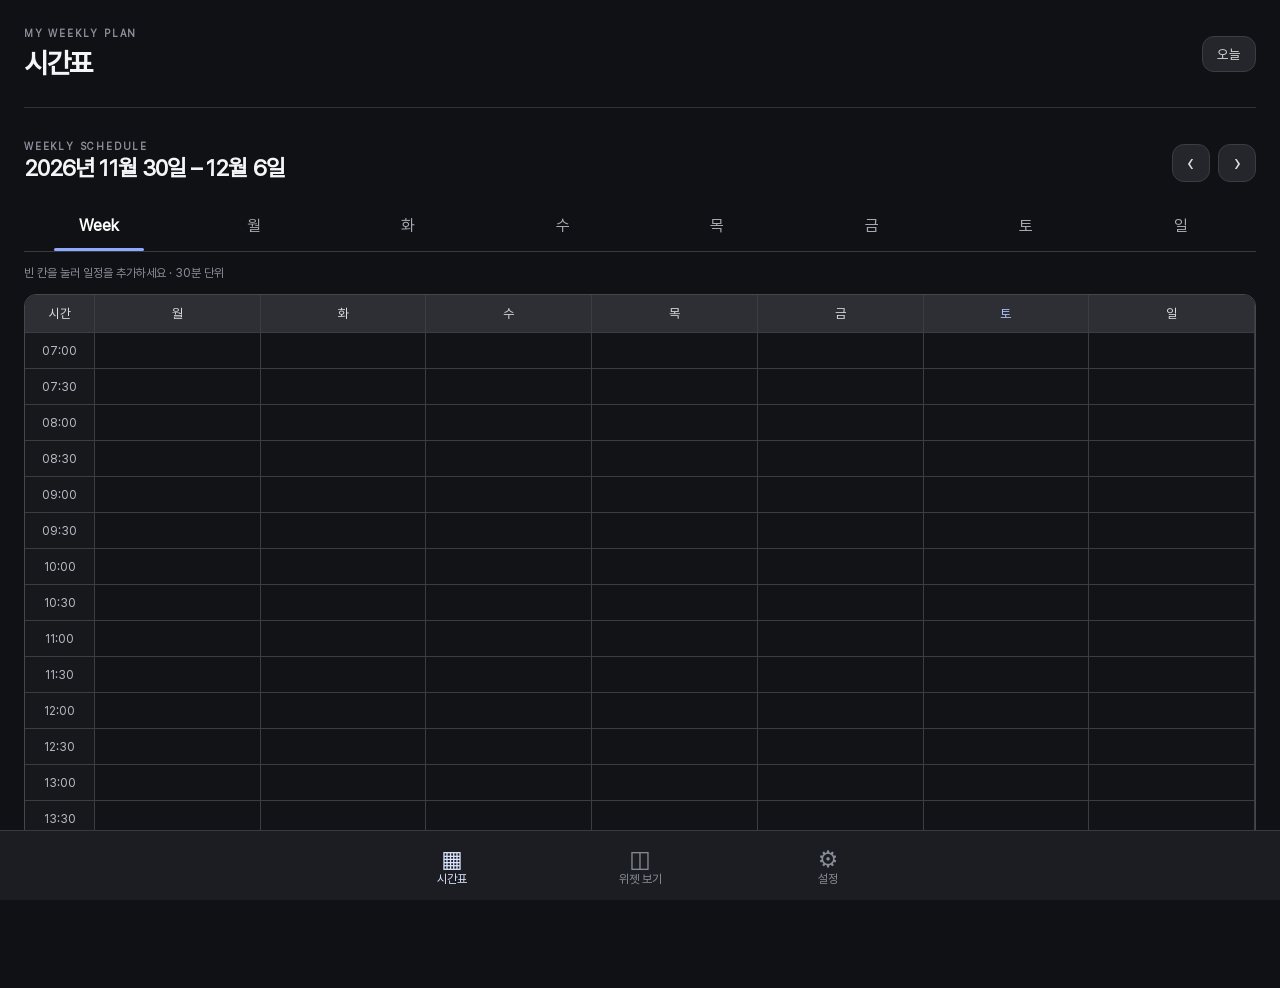
<file: index.html>
<!doctype html>
<html lang="ko">
<head>
  <meta charset="UTF-8" />
  <meta name="viewport" content="width=device-width, initial-scale=1, viewport-fit=cover" />
  <meta name="theme-color" content="#101114" />
  <meta name="description" content="30분 단위 주간 시간표" />
  <link rel="manifest" href="manifest.webmanifest" />
  <link rel="stylesheet" href="styles.css" />
  <title>시간표</title>
</head>
<body>
  <div class="app">
    <header class="topbar"><div><p class="eyebrow">MY WEEKLY PLAN</p><h1>시간표</h1></div><button id="todayButton" class="subtle">오늘</button></header>
    <main>
      <div class="week-heading"><div><span class="eyebrow">WEEKLY SCHEDULE</span><h2 id="weekLabel"></h2></div><div class="week-nav"><button id="prevWeek" aria-label="지난주">‹</button><button id="nextWeek" aria-label="다음주">›</button></div></div>
      <div class="tabs" id="tabs" role="tablist"><button class="active" data-view="week" role="tab" aria-selected="true">Week</button><button data-view="1" role="tab">월</button><button data-view="2" role="tab">화</button><button data-view="3" role="tab">수</button><button data-view="4" role="tab">목</button><button data-view="5" role="tab">금</button><button data-view="6" role="tab">토</button><button data-view="0" role="tab">일</button></div>
      <div class="hint">빈 칸을 눌러 일정을 추가하세요 · 30분 단위</div>
      <div class="grid-scroll"><div id="schedule" class="schedule" aria-label="주간 시간표"></div></div>
    </main>
    <nav class="bottom-nav"><button class="selected" id="scheduleNav"><span>▦</span>시간표</button><button id="widgetNav"><span>◫</span>위젯 보기</button><button id="settingsNav"><span>⚙</span>설정</button></nav>
  </div>

  <dialog id="editor" class="editor"><form method="dialog" id="eventForm"><div class="modal-head"><div><p class="eyebrow">SCHEDULE</p><h2 id="modalTitle">일정 추가</h2></div><button type="button" id="closeEditor" class="icon-button" aria-label="닫기">×</button></div>
    <label>요일<select id="dayInput" required></select></label>
    <div class="time-fields"><label>시작<select id="startInput" required></select></label><label>종료<select id="endInput" required></select></label></div>
    <div class="title-field"><label for="titleInput">계획</label><input id="titleInput" type="text" maxlength="40" required placeholder="예: 수학 공부" autocomplete="off" aria-autocomplete="list" aria-controls="titleSuggestions" aria-expanded="false" /><div id="titleSuggestions" class="suggestions" role="listbox" hidden></div></div>
    <label>메모<textarea id="memoInput" rows="3" maxlength="500" placeholder="메모를 남겨주세요"></textarea></label>
    <label class="toggle-row">시작 전 알림 <input id="reminderInput" type="checkbox" /></label>
    <label id="reminderLeadRow">알림 시점<select id="reminderLeadInput"><option value="5">5분 전</option><option value="10" selected>10분 전</option><option value="30">30분 전</option><option value="60">1시간 전</option></select></label>
    <fieldset><legend>색상</legend><div id="colors" class="colors"></div></fieldset>
    <p id="formError" class="error" role="alert"></p>
    <div class="actions"><button type="submit" class="primary">저장</button><button type="button" id="deleteEvent" class="danger" hidden>삭제</button><button type="button" id="copyEvent" class="subtle" hidden>복사</button></div>
  </form></dialog>

  <dialog id="infoDialog" class="info"><div class="modal-head"><h2 id="infoTitle"></h2><button id="closeInfo" class="icon-button" aria-label="닫기">×</button></div><div id="infoContent"></div></dialog>
  <script src="app.js"></script>
</body>
</html>
</file>
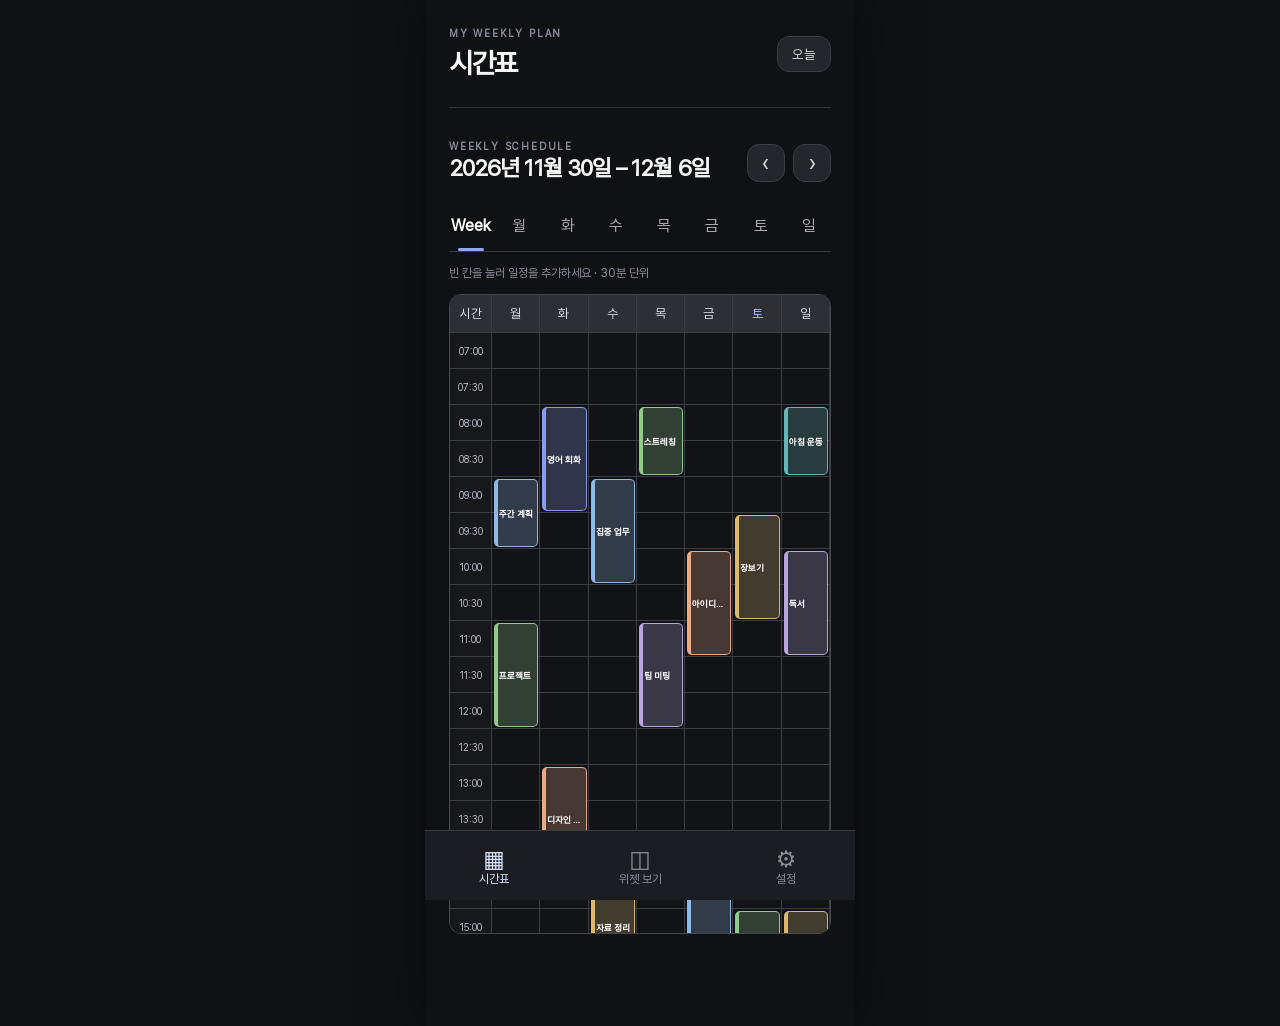
<file: preview.html>
<!doctype html>
<html lang="ko">
<head>
  <meta charset="UTF-8" />
  <meta name="viewport" content="width=device-width, initial-scale=1, viewport-fit=cover" />
  <meta name="theme-color" content="#101114" />
  <meta name="description" content="30분 단위 주간 시간표" />
  <link rel="manifest" href="manifest.webmanifest" />
  <link rel="stylesheet" href="styles.css" />
  <title>시간표</title>
</head>
<body>
  <div class="app">
    <header class="topbar"><div><p class="eyebrow">MY WEEKLY PLAN</p><h1>시간표</h1></div><button id="todayButton" class="subtle">오늘</button></header>
    <main>
      <div class="week-heading"><div><span class="eyebrow">WEEKLY SCHEDULE</span><h2 id="weekLabel"></h2></div><div class="week-nav"><button id="prevWeek" aria-label="지난주">‹</button><button id="nextWeek" aria-label="다음주">›</button></div></div>
      <div class="tabs" id="tabs" role="tablist"><button class="active" data-view="week" role="tab" aria-selected="true">Week</button><button data-view="1" role="tab">월</button><button data-view="2" role="tab">화</button><button data-view="3" role="tab">수</button><button data-view="4" role="tab">목</button><button data-view="5" role="tab">금</button><button data-view="6" role="tab">토</button><button data-view="0" role="tab">일</button></div>
      <div class="hint">빈 칸을 눌러 일정을 추가하세요 · 30분 단위</div>
      <div class="grid-scroll"><div id="schedule" class="schedule" aria-label="주간 시간표"></div></div>
    </main>
    <nav class="bottom-nav"><button class="selected" id="scheduleNav"><span>▦</span>시간표</button><button id="widgetNav"><span>◫</span>위젯 보기</button><button id="settingsNav"><span>⚙</span>설정</button></nav>
  </div>

  <dialog id="editor" class="editor"><form method="dialog" id="eventForm"><div class="modal-head"><div><p class="eyebrow">SCHEDULE</p><h2 id="modalTitle">일정 추가</h2></div><button type="button" id="closeEditor" class="icon-button" aria-label="닫기">×</button></div>
    <label>요일<select id="dayInput" required></select></label>
    <div class="time-fields"><label>시작<select id="startInput" required></select></label><label>종료<select id="endInput" required></select></label></div>
    <div class="title-field"><label for="titleInput">계획</label><input id="titleInput" type="text" maxlength="40" required placeholder="예: 수학 공부" autocomplete="off" aria-autocomplete="list" aria-controls="titleSuggestions" aria-expanded="false" /><div id="titleSuggestions" class="suggestions" role="listbox" hidden></div></div>
    <label>메모<textarea id="memoInput" rows="3" maxlength="500" placeholder="메모를 남겨주세요"></textarea></label>
    <label class="toggle-row">시작 전 알림 <input id="reminderInput" type="checkbox" /></label>
    <label id="reminderLeadRow">알림 시점<select id="reminderLeadInput"><option value="5">5분 전</option><option value="10" selected>10분 전</option><option value="30">30분 전</option><option value="60">1시간 전</option></select></label>
    <fieldset><legend>색상</legend><div id="colors" class="colors"></div></fieldset>
    <p id="formError" class="error" role="alert"></p>
    <div class="actions"><button type="submit" class="primary">저장</button><button type="button" id="deleteEvent" class="danger" hidden>삭제</button><button type="button" id="copyEvent" class="subtle" hidden>복사</button></div>
  </form></dialog>

  <dialog id="infoDialog" class="info"><div class="modal-head"><h2 id="infoTitle"></h2><button id="closeInfo" class="icon-button" aria-label="닫기">×</button></div><div id="infoContent"></div></dialog>
  <script src="preview-data.js"></script><script src="app.js"></script>
</body>
</html>
</file>
<file: styles.css>
:root{color-scheme:dark;font-family:Inter,"Noto Sans KR",system-ui,sans-serif;background:#101114;color:#f4f5f7}*{box-sizing:border-box}body{margin:0}.app{max-width:1280px;min-height:100dvh;margin:auto;padding:0 24px 92px}.topbar{height:108px;display:flex;align-items:center;justify-content:space-between;border-bottom:1px solid #303239}.eyebrow{font-size:10px;letter-spacing:.18em;color:#8c919d;font-weight:700;margin:0 0 7px}.topbar h1{font-size:28px;margin:0;letter-spacing:-.05em}.subtle,.week-nav button,.icon-button{background:#24262b;border:1px solid #3a3d45;color:#ddd;border-radius:12px;padding:9px 14px;cursor:pointer}.week-heading{display:flex;justify-content:space-between;align-items:end;margin:27px 0 20px}.week-heading h2{font-size:23px;margin:0;letter-spacing:-.04em}.week-nav{display:flex;gap:8px}.week-nav button{font-size:24px;line-height:1;width:38px;height:38px;padding:0}.tabs{display:grid;grid-template-columns:repeat(8,minmax(0,1fr));border-bottom:1px solid #383a40;gap:4px}.tabs button{border:0;background:none;color:#a5a8b1;padding:14px 2px 16px;font-size:16px;cursor:pointer;position:relative}.tabs button.active{color:white;font-weight:700}.tabs button.active:after{content:"";position:absolute;bottom:0;left:20%;width:60%;height:3px;border-radius:3px;background:#8fa9ff}.hint{font-size:12px;color:#8b8f9a;margin:14px 0}.grid-scroll{overflow:auto;max-height:calc(100dvh - 298px);border:1px solid #45474e;border-radius:12px}.schedule{--cols:7;display:grid;grid-template-columns:70px repeat(var(--cols),minmax(86px,1fr));min-width:680px;position:relative}.schedule.day{--cols:1;min-width:0}.cell{height:36px;border-right:1px solid #3b3d43;border-bottom:1px solid #3b3d43;min-width:0}.head-cell{height:38px;background:#2d2f35;position:sticky;top:0;z-index:4;text-align:center;display:flex;align-items:center;justify-content:center;font-size:13px;color:#d9dce3}.head-cell.today{color:#b4c4ff}.time-cell{position:sticky;left:0;background:#17181c;z-index:2;display:flex;align-items:center;justify-content:center;color:#b7bbc5;font-size:12px}.corner{z-index:5}.slot{background:#121316;cursor:pointer}.slot:hover{background:#232735}.slot:focus-visible{outline:2px solid #86a6ff;outline-offset:-2px}.event{position:absolute;border:1px solid var(--event-color);background:color-mix(in srgb,var(--event-color) 23%,#15161a);border-left:4px solid var(--event-color);border-radius:5px;padding:3px 5px;text-align:left;overflow:hidden;cursor:pointer;color:#fff;font:inherit;z-index:3}.event strong{display:block;font-size:12px;white-space:nowrap;text-overflow:ellipsis;overflow:hidden}.event small{display:block;color:#c9ced8;font-size:10px}.bottom-nav{position:fixed;bottom:0;left:0;right:0;margin:auto;max-width:1280px;height:70px;display:flex;justify-content:center;gap:8px;background:#1b1d22;border-top:1px solid #383a42;padding-bottom:env(safe-area-inset-bottom);z-index:6}.bottom-nav button{width:min(180px,33%);border:0;background:none;color:#888d98;cursor:pointer;font-size:12px}.bottom-nav button span{display:block;font-size:23px;line-height:26px}.bottom-nav button.selected{color:#dce5ff}.editor,.info{width:min(520px,calc(100% - 24px));max-height:calc(100dvh - 24px);overflow:auto;background:#292b31;color:#fff;border:1px solid #484b54;border-radius:22px;padding:24px;box-shadow:0 22px 80px #000a}.editor::backdrop,.info::backdrop{background:#000b}.modal-head{display:flex;align-items:start;justify-content:space-between;margin-bottom:22px}.modal-head h2{margin:0;font-size:24px}.icon-button{font-size:24px;padding:2px 10px}.editor label{display:block;color:#d3d5db;font-size:14px;margin:0 0 16px}.editor input:not([type=checkbox]),.editor textarea,.editor select{display:block;width:100%;margin-top:7px;background:#181a1f;color:white;border:1px solid #50535d;border-radius:9px;padding:12px;font:inherit}.editor textarea{resize:vertical}.time-fields{display:grid;grid-template-columns:1fr 1fr;gap:12px}.toggle-row{display:flex!important;align-items:center;justify-content:space-between}.toggle-row input{accent-color:#729bfa;width:20px;height:20px}.editor fieldset{border:0;padding:0;margin:0 0 16px}.editor legend{font-size:14px;margin-bottom:10px;color:#d3d5db}.colors{display:grid;grid-template-columns:repeat(7,1fr);gap:9px}.colors button{height:35px;border-radius:6px;border:2px solid transparent;cursor:pointer}.colors button.chosen{outline:2px solid white;outline-offset:2px}.actions{display:flex;gap:8px;margin-top:18px}.actions button{padding:12px 18px;border-radius:12px;border:0;color:white;cursor:pointer}.primary{background:#628fee;flex:1}.danger{background:#56353b;color:#ffaab6!important}.error{color:#ffadb8;font-size:13px;min-height:18px;margin:0}.info p,.info li{color:#d0d2d8;line-height:1.6}.widget-card{background:#111318;border:1px solid #424753;border-radius:22px;padding:18px;margin:16px 0}.widget-card h3{margin:0 0 10px}.widget-item{display:flex;gap:10px;align-items:center;border-top:1px solid #333844;padding:9px 0;font-size:14px}.widget-dot{width:8px;height:28px;border-radius:3px;flex:none}@media(max-width:600px){.app{padding:0 12px 82px}.topbar{height:82px}.topbar h1{font-size:24px}.week-heading{margin:20px 0 15px}.week-heading h2{font-size:19px}.tabs button{font-size:14px}.grid-scroll{max-height:calc(100dvh - 260px)}.schedule{grid-template-columns:56px repeat(var(--cols),minmax(82px,1fr))}.schedule.day{grid-template-columns:56px 1fr}.cell{height:38px}.editor{padding:18px}}
:root .event{position:relative;grid-row:var(--event-row)/span var(--event-span);grid-column:var(--event-column);margin:2px}
@font-face{font-family:Pretendard;src:url('fonts/Pretendard-Regular.woff2') format('woff2');font-display:swap}@font-face{font-family:BMJua;src:url('fonts/BMJUA.ttf') format('truetype');font-display:swap}html[data-font=pretendard]{font-family:Pretendard,system-ui,sans-serif}html[data-font=jua]{font-family:BMJua,system-ui,sans-serif}button,input,select,textarea{font-family:inherit}.info label{display:block;color:#d0d2d8}.info select{display:block;width:100%;margin-top:8px;padding:12px;border-radius:9px;background:#181a1f;color:white;border:1px solid #50535d}
@media(max-width:600px){.schedule{grid-template-columns:42px repeat(var(--cols),minmax(0,1fr));min-width:0}.schedule.day{grid-template-columns:42px 1fr}.event{padding:2px 1px}.event strong{font-size:9px}.event small{display:none}.time-cell{font-size:10px}}
#reminderLeadRow[hidden]{display:none!important}
.slot{border:0;border-right:1px solid #3b3d43;border-bottom:1px solid #3b3d43;padding:0}html[data-theme=light] .slot{border-color:#dbe0e9}
.title-field{position:relative;margin-bottom:16px}.title-field label{margin-bottom:7px}.title-field input{display:block;width:100%;background:#181a1f;color:white;border:1px solid #50535d;border-radius:9px;padding:12px;font:inherit}.suggestions{position:absolute;top:100%;left:0;right:0;z-index:10;background:#22252c;border:1px solid #59606d;border-radius:10px;box-shadow:0 12px 30px #0008;overflow:hidden}.suggestions[hidden]{display:none}.suggestions button{display:block;width:100%;padding:11px 13px;border:0;background:none;color:inherit;text-align:left;font:inherit;cursor:pointer}.suggestions button:hover,.suggestions button.active{background:#3a445b}.settings-content label{margin:18px 0;display:block}.settings-content input[type=range]{display:block;width:100%;margin-top:12px;accent-color:#628fee}.widget-card{background:rgba(17,19,24,var(--widget-alpha,1))}
html[data-theme=light]{color-scheme:light;background:#f6f7fb;color:#1d2330}html[data-theme=light] .topbar{border-color:#d6dae4}html[data-theme=light] .eyebrow,html[data-theme=light] .hint{color:#687387}html[data-theme=light] .subtle,html[data-theme=light] .week-nav button,html[data-theme=light] .icon-button{background:#fff;border-color:#d5dbe7;color:#273044}html[data-theme=light] .tabs{border-color:#d5dbe7}html[data-theme=light] .tabs button{color:#657083}html[data-theme=light] .tabs button.active{color:#1d2330}html[data-theme=light] .grid-scroll{border-color:#cbd2df}html[data-theme=light] .cell{border-color:#dbe0e9}html[data-theme=light] .head-cell{background:#e6eaf2;color:#374052}html[data-theme=light] .head-cell.today{color:#315fbe}html[data-theme=light] .time-cell{background:#f0f2f7;color:#445069}html[data-theme=light] .slot{background:#fff}html[data-theme=light] .slot:hover{background:#e9f0ff}html[data-theme=light] .event{background:color-mix(in srgb,var(--event-color) 27%,#fff);color:#202638}html[data-theme=light] .event small{color:#46516a}html[data-theme=light] .bottom-nav{background:#e9ecf2;border-color:#d4dae4}html[data-theme=light] .bottom-nav button{color:#657083}html[data-theme=light] .bottom-nav button.selected{color:#315fbe}html[data-theme=light] .editor,html[data-theme=light] .info{background:#fff;color:#1d2330;border-color:#d3d9e4;box-shadow:0 22px 80px #27304455}html[data-theme=light] .editor label,html[data-theme=light] .editor legend,html[data-theme=light] .info label,html[data-theme=light] .info p,html[data-theme=light] .info li{color:#3f4a5d}html[data-theme=light] .editor input:not([type=checkbox]),html[data-theme=light] .editor textarea,html[data-theme=light] .editor select,html[data-theme=light] .info select,html[data-theme=light] .title-field input{background:#f8f9fc;color:#202638;border-color:#cbd2df}html[data-theme=light] .suggestions{background:#fff;border-color:#cbd2df;box-shadow:0 12px 30px #27304433}html[data-theme=light] .suggestions button:hover,html[data-theme=light] .suggestions button.active{background:#e6efff}html[data-theme=light] .widget-card{background:rgba(248,249,252,var(--widget-alpha,1));border-color:#cbd2df}html[data-theme=light] .widget-item{border-color:#d9deea}
:root .widget-week-scroll{max-height:330px;overflow-y:auto;border:1px solid #424753;border-radius:9px}
:root .widget-week-grid{display:grid;grid-template-columns:39px repeat(7,minmax(0,1fr));min-width:0}
:root .widget-week-head{height:28px;position:sticky;top:0;z-index:1;display:flex;align-items:center;justify-content:center;background:#2d2f35;border-right:1px solid #484c56;border-bottom:1px solid #484c56;font-size:10px}
:root .widget-week-time,:root .widget-week-cell{height:26px;border-right:1px solid #3b3d43;border-bottom:1px solid #3b3d43;overflow:hidden;white-space:nowrap;font-size:8px;display:flex;align-items:center}
:root .widget-week-time{justify-content:center;color:#c0c8d8}
:root .widget-week-cell.busy{background:color-mix(in srgb,var(--event-color) 33%,transparent);border-left:3px solid var(--event-color);padding-left:1px;color:#fff}
html[data-theme=light] .widget-week-scroll{border-color:#cbd2df}html[data-theme=light] .widget-week-head{background:#e6eaf2;border-color:#cbd2df}html[data-theme=light] .widget-week-time,html[data-theme=light] .widget-week-cell{border-color:#dbe0e9}html[data-theme=light] .widget-week-time{color:#445069}html[data-theme=light] .widget-week-cell.busy{color:#202638}
.widget-picker{display:flex;gap:8px}.widget-picker button{flex:1;border:1px solid #5b6270;border-radius:10px;padding:10px;background:#252a34;color:inherit;cursor:pointer}.widget-picker button.active{background:#628fee;border-color:#628fee;color:#fff}html[data-theme=light] .widget-picker button{background:#f4f6fa;border-color:#cbd2df;color:#26344b}html[data-theme=light] .widget-picker button.active{background:#628fee;color:#fff}
</file>
